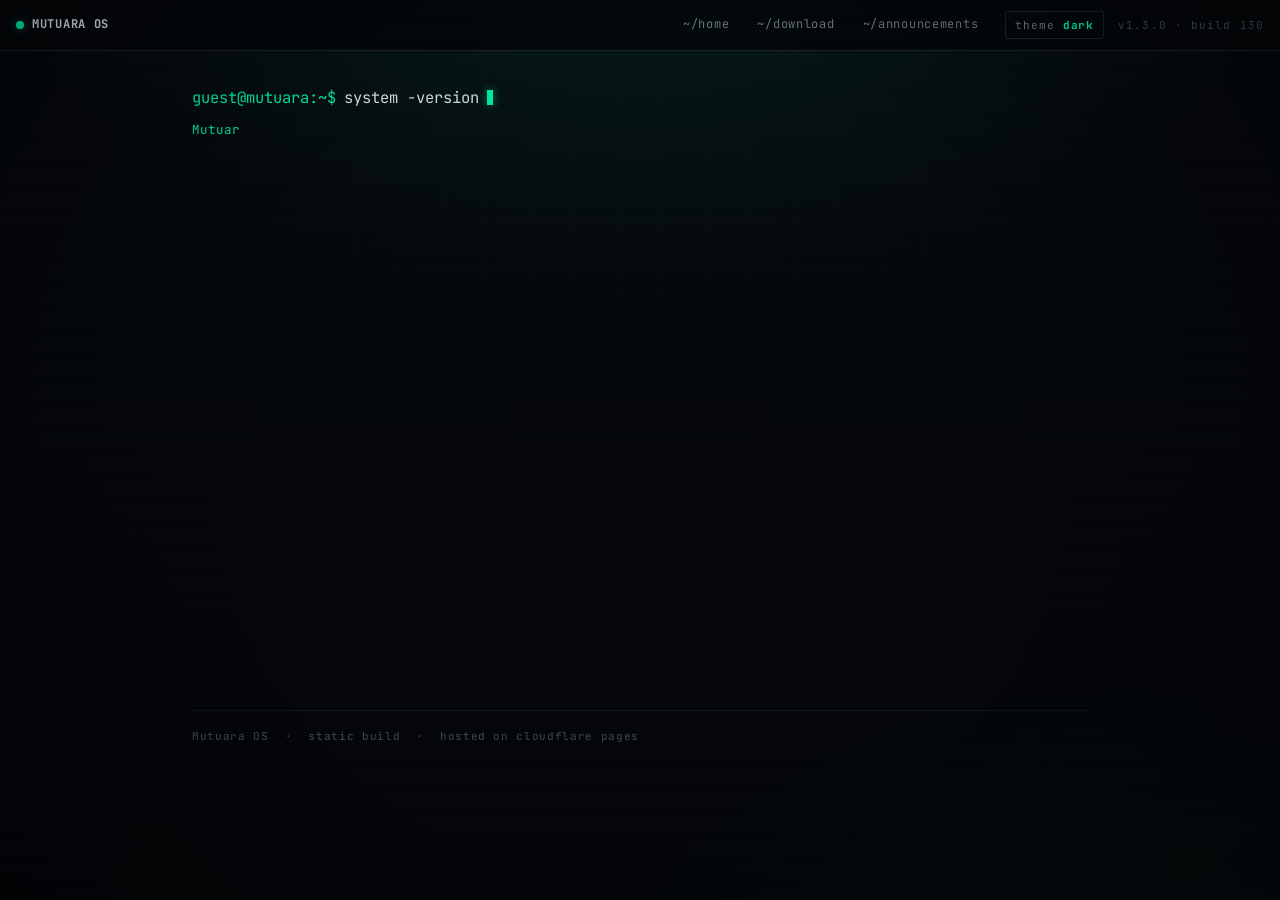
<file: index.html>
<!doctype html>
<html lang="zh-CN" class="no-js">
<head>
<meta charset="utf-8" />
<meta name="viewport" content="width=device-width, initial-scale=1" />
<title>Mutuara — 更新分发与公告</title>
<meta name="description" content="Mutuara 官方站点：下载最新版 App（Android APK / iOS App Store / TestFlight），查看版本更新与公告。" />
<meta name="theme-color" content="#04060a" />
<link rel="canonical" href="https://mutuara.noadiah.com/" />
<meta property="og:type" content="website" />
<meta property="og:title" content="Mutuara — 更新分发与公告" />
<meta property="og:description" content="下载最新版 Mutuara，查看版本更新与公告。" />
<link rel="preconnect" href="https://fonts.googleapis.com" />
<link rel="preconnect" href="https://fonts.gstatic.com" crossorigin />
<link rel="stylesheet" href="/assets/css/style.css" />
<script src="/assets/js/head.js"></script>
<script type="application/ld+json">
{"@context":"https://schema.org","@type":"SoftwareApplication","name":"Mutuara","operatingSystem":"Android, iOS","applicationCategory":"Utilities","offers":{"@type":"Offer","price":"0","priceCurrency":"CNY"}}
</script>
</head>
<body>
<div class="crt" aria-hidden="true"></div>

<header class="titlebar">
  <div class="tb-left">
    <span class="dot" aria-hidden="true"></span>
    <span class="tb-title">MUTUARA OS</span>
  </div>
  <nav class="tabs" aria-label="主导航">
    <a class="tab" href="/">~/home</a>
    <a class="tab" href="/download.html">~/download</a>
    <a class="tab" href="/announcements.html">~/announcements</a>
  </nav>
  <button class="tb-theme" id="theme-toggle" type="button" aria-pressed="false" aria-label="切换到亮色主题">theme <b id="theme-label">dark</b></button>
  <span class="tb-right" id="tb-version">v1.3.0</span>
</header>

<main class="screen">
  <section class="boot-line" aria-label="系统启动">
    <span class="prompt" aria-hidden="true">guest@mutuara:~$</span>
    <span id="boot-cmd"></span><span class="caret" id="boot-caret" aria-hidden="true"></span>
  </section>
  <div class="boot-out" id="boot-out" aria-live="polite">
    <div class="boot-line" id="boot-l1"></div>
    <div class="boot-line" id="boot-l2"></div>
  </div>

  <section class="brand reveal">
    <div class="brand-lockup">
      <pre class="brand-art" id="brand-art" aria-label="Mutuara"></pre>
      <span class="brand-ver" id="brand-ver">v1.3.0 · build 130</span>
    </div>
    <p class="brand-sub">A terminal-native update channel. <span class="hl">Android</span> 与 <span class="hl">iOS</span> 双端分发，公测 / 内测双通道。</p>
  </section>

  <section class="menu reveal" aria-label="快捷入口">
    <a class="menu-item" href="/download.html">
      <span class="mi-key">DOWNLOAD</span>
      <span class="mi-desc">软件下载 · Android / iOS</span>
    </a>
    <a class="menu-item" href="/announcements.html">
      <span class="mi-key">NEWS</span>
      <span class="mi-desc">更新公告 · changelog</span>
    </a>
  </section>

  <section class="console reveal" aria-label="命令终端">
    <div class="console-log" id="console-log" aria-live="polite"></div>
    <div class="console-input">
      <span class="prompt" aria-hidden="true">guest@mutuara:~$</span>
      <span class="console-caret caret" id="console-caret" aria-hidden="true"></span>
      <input id="console-field" type="text" autocomplete="off" autocapitalize="off" spellcheck="false" placeholder="输入 help 查看命令" aria-label="命令输入" />
    </div>
  </section>

  <footer class="foot">
    <span>Mutuara OS</span>
    <span>·</span>
    <span>static build</span>
    <span>·</span>
    <span>hosted on cloudflare pages</span>
  </footer>
</main>

<script src="/assets/js/main.js"></script>
</body>
</html>
</file>
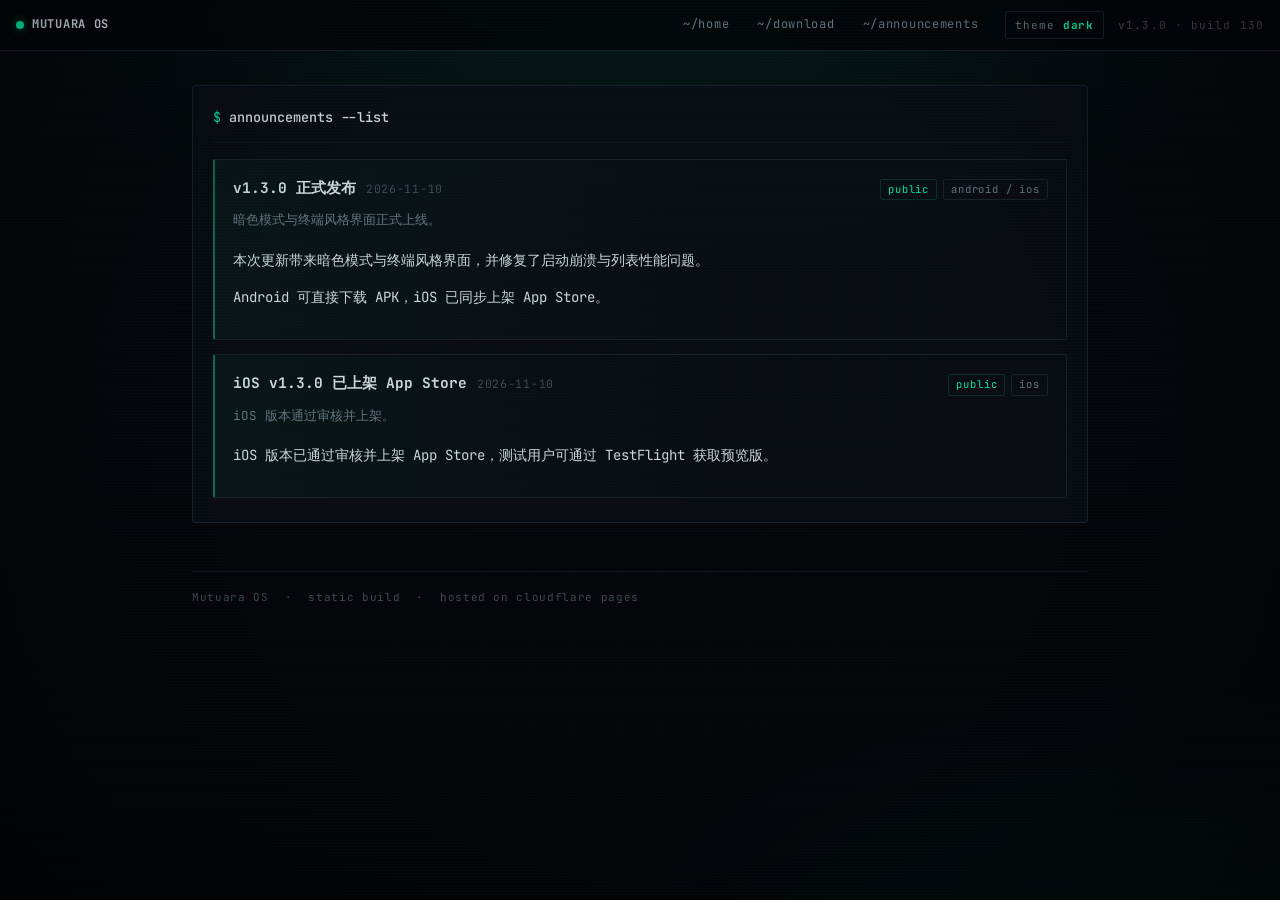
<file: announcements.html>
<!doctype html>
<html lang="zh-CN" class="no-js">
<head>
<meta charset="utf-8" />
<meta name="viewport" content="width=device-width, initial-scale=1" />
<title>更新公告 — Mutuara</title>
<meta name="description" content="Mutuara 版本更新公告与变更记录，覆盖 Android 与 iOS 各通道。" />
<meta name="theme-color" content="#04060a" />
<link rel="canonical" href="https://mutuara.noadiah.com/announcements.html" />
<meta property="og:type" content="website" />
<meta property="og:title" content="更新公告 — Mutuara" />
<meta property="og:description" content="Mutuara 版本更新公告与变更记录。" />
<link rel="preconnect" href="https://fonts.googleapis.com" />
<link rel="preconnect" href="https://fonts.gstatic.com" crossorigin />
<link rel="stylesheet" href="/assets/css/style.css" />
<script src="/assets/js/head.js"></script>
</head>
<body>
<div class="crt" aria-hidden="true"></div>

<header class="titlebar">
  <div class="tb-left">
    <span class="dot" aria-hidden="true"></span>
    <span class="tb-title">MUTUARA OS</span>
  </div>
  <nav class="tabs" aria-label="主导航">
    <a class="tab" href="/">~/home</a>
    <a class="tab" href="/download.html">~/download</a>
    <a class="tab" href="/announcements.html">~/announcements</a>
  </nav>
  <button class="tb-theme" id="theme-toggle" type="button" aria-pressed="false" aria-label="切换到亮色主题">theme <b id="theme-label">dark</b></button>
  <span class="tb-right" id="tb-version">v1.3.0</span>
</header>

<main class="screen">
  <section class="pane">
    <div class="pane-head">
      <span class="prompt" aria-hidden="true">$</span>
      <span class="cmd">announcements --list</span>
    </div>
    <div class="ann-list" id="ann-list">
      <p class="log-line dim">loading announcements ...</p>
    </div>
  </section>

  <footer class="foot">
    <span>Mutuara OS</span>
    <span>·</span>
    <span>static build</span>
    <span>·</span>
    <span>hosted on cloudflare pages</span>
  </footer>
</main>

<script src="/assets/js/main.js"></script>
</body>
</html>
</file>
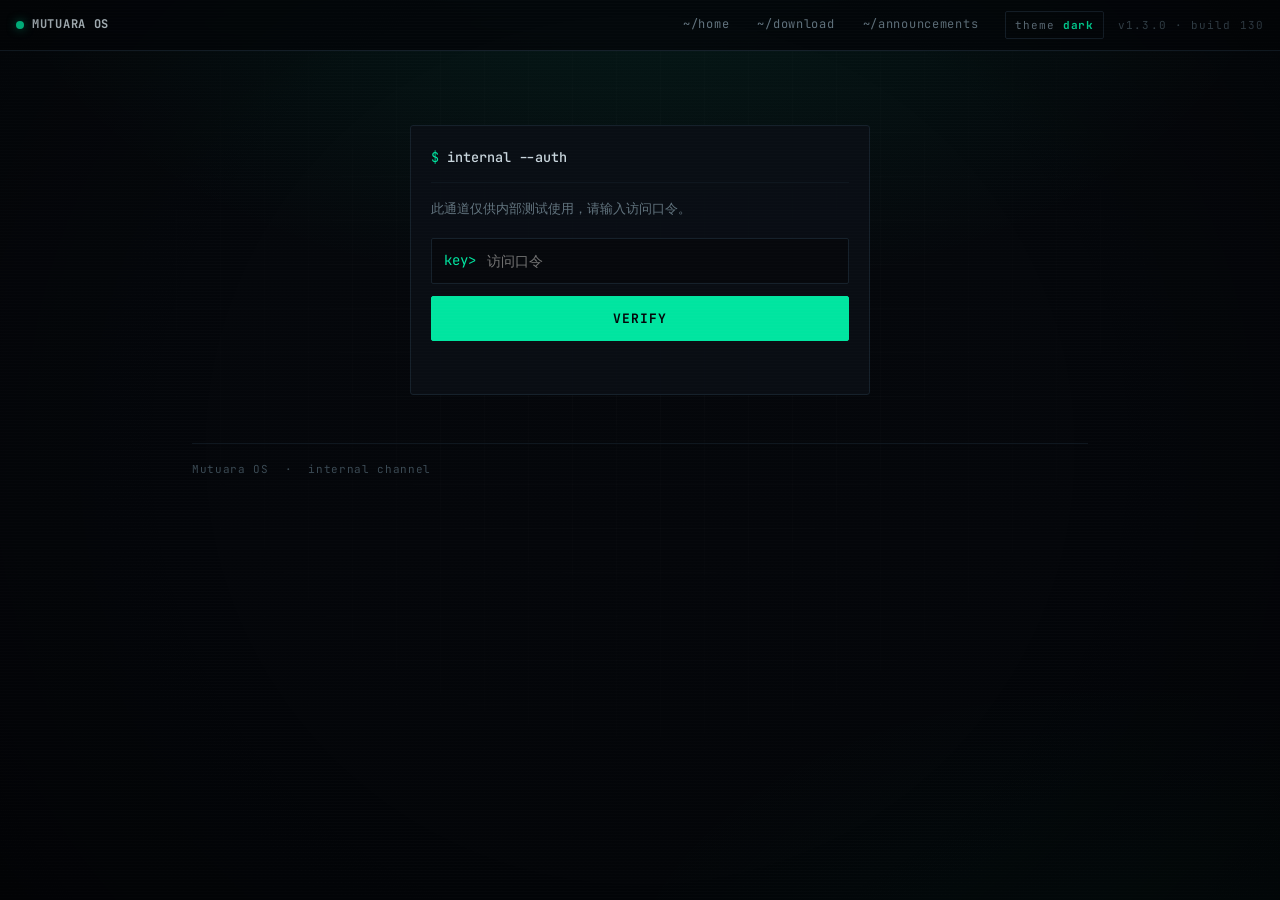
<file: beta.html>
<!doctype html>
<html lang="zh-CN" class="no-js">
<head>
<meta charset="utf-8" />
<meta name="viewport" content="width=device-width, initial-scale=1" />
<title>内测通道 — Mutuara</title>
<meta name="robots" content="noindex, nofollow" />
<meta name="theme-color" content="#04060a" />
<link rel="preconnect" href="https://fonts.googleapis.com" />
<link rel="preconnect" href="https://fonts.gstatic.com" crossorigin />
<link rel="stylesheet" href="/assets/css/style.css" />
<script src="/assets/js/head.js"></script>
</head>
<body>
<div class="crt" aria-hidden="true"></div>

<header class="titlebar">
  <div class="tb-left">
    <span class="dot" aria-hidden="true"></span>
    <span class="tb-title">MUTUARA OS</span>
  </div>
  <nav class="tabs" aria-label="主导航">
    <a class="tab" href="/">~/home</a>
    <a class="tab" href="/download.html">~/download</a>
    <a class="tab" href="/announcements.html">~/announcements</a>
  </nav>
  <button class="tb-theme" id="theme-toggle" type="button" aria-pressed="false" aria-label="切换到亮色主题">theme <b id="theme-label">dark</b></button>
  <span class="tb-right" id="tb-version">internal</span>
</header>

<main class="screen">
  <section class="gate" id="gate">
    <div class="pane">
      <div class="pane-head">
        <span class="prompt" aria-hidden="true">$</span>
        <span class="cmd">internal --auth</span>
      </div>
      <p class="pane-note">此通道仅供内部测试使用，请输入访问口令。</p>
      <form class="gate-form" id="gate-form" autocomplete="off">
        <div class="field">
          <span class="prompt" aria-hidden="true">key&gt;</span>
          <input id="gate-input" type="password" placeholder="访问口令" aria-label="访问口令" />
        </div>
        <button class="btn" type="submit">VERIFY</button>
        <p class="gate-msg" id="gate-msg" role="alert"></p>
      </form>
    </div>
  </section>

  <section id="beta-panel" hidden>
    <div class="pane">
      <div class="pane-head">
        <span class="prompt" aria-hidden="true">$</span>
        <span class="cmd">internal --channel</span>
        <span class="pane-status">access granted</span>
      </div>
      <div id="beta-detail"></div>
    </div>
  </section>

  <footer class="foot">
    <span>Mutuara OS</span>
    <span>·</span>
    <span>internal channel</span>
  </footer>
</main>

<script src="/assets/js/main.js"></script>
</body>
</html>
</file>
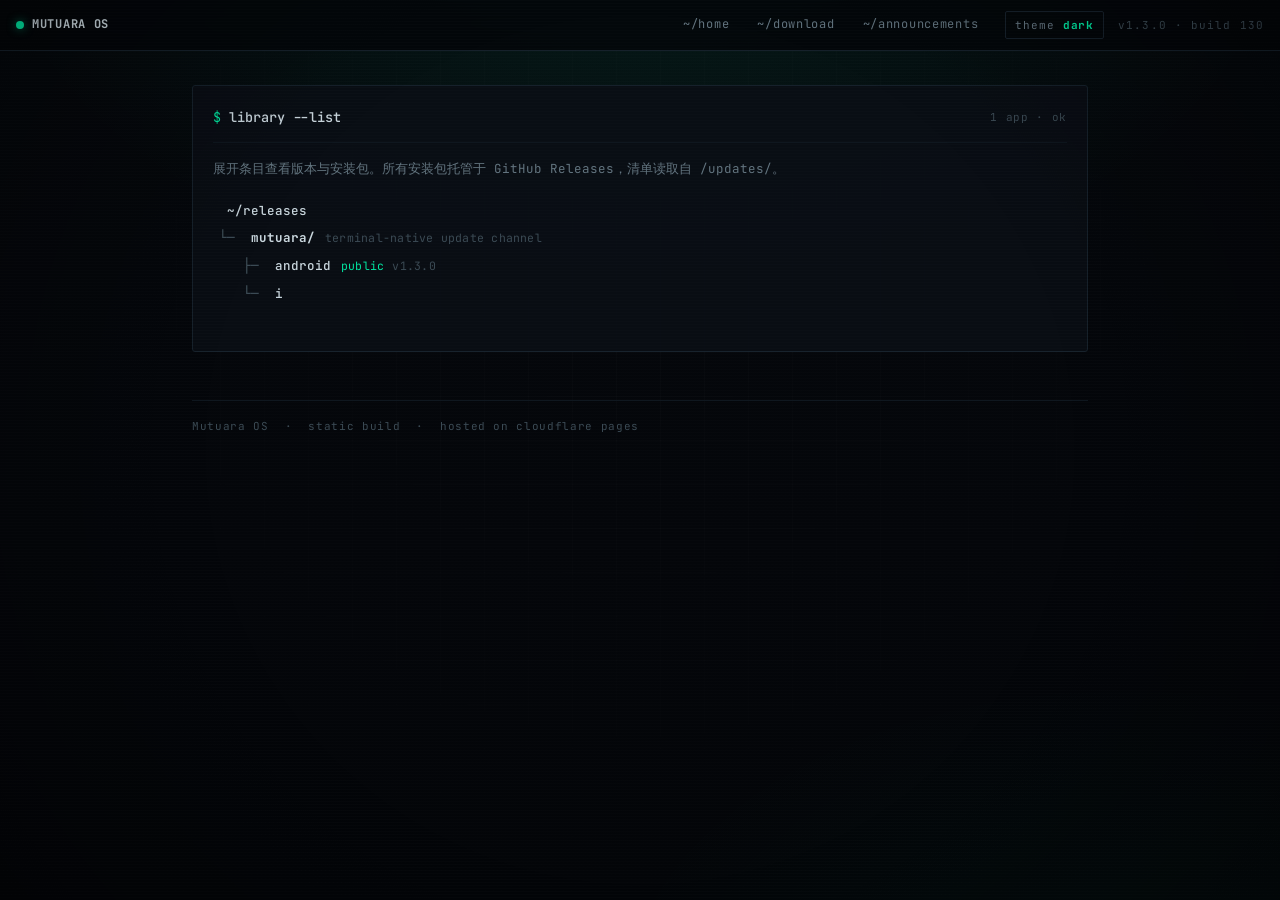
<file: download.html>
<!doctype html>
<html lang="zh-CN" class="no-js">
<head>
<meta charset="utf-8" />
<meta name="viewport" content="width=device-width, initial-scale=1" />
<title>下载 Mutuara — Android APK / iOS</title>
<meta name="description" content="下载最新版 Mutuara：Android 直接获取 APK，iOS 跳转 App Store 或 TestFlight。" />
<meta name="theme-color" content="#04060a" />
<link rel="canonical" href="https://mutuara.noadiah.com/download.html" />
<meta property="og:type" content="website" />
<meta property="og:title" content="下载 Mutuara" />
<meta property="og:description" content="Android APK 与 iOS App Store / TestFlight 下载入口。" />
<link rel="preconnect" href="https://fonts.googleapis.com" />
<link rel="preconnect" href="https://fonts.gstatic.com" crossorigin />
<link rel="stylesheet" href="/assets/css/style.css" />
<script src="/assets/js/head.js"></script>
</head>
<body>
<div class="crt" aria-hidden="true"></div>

<header class="titlebar">
  <div class="tb-left">
    <span class="dot" aria-hidden="true"></span>
    <span class="tb-title">MUTUARA OS</span>
  </div>
  <nav class="tabs" aria-label="主导航">
    <a class="tab" href="/">~/home</a>
    <a class="tab" href="/download.html">~/download</a>
    <a class="tab" href="/announcements.html">~/announcements</a>
  </nav>
  <button class="tb-theme" id="theme-toggle" type="button" aria-pressed="false" aria-label="切换到亮色主题">theme <b id="theme-label">dark</b></button>
  <span class="tb-right" id="tb-version">v1.3.0</span>
</header>

<main class="screen">
  <section class="pane" id="dl-pane">
    <div class="pane-head">
      <span class="prompt" aria-hidden="true">$</span>
      <span class="cmd">library --list</span>
      <span class="pane-status" id="lib-status">loading…</span>
    </div>

    <p class="pane-note">展开条目查看版本与安装包。所有安装包托管于 GitHub Releases，清单读取自 /updates/。</p>

    <div class="tree" id="tree" role="tree" aria-label="软件库"></div>

    <div class="dl-detail" id="dl-detail" hidden></div>
  </section>

  <footer class="foot">
    <span>Mutuara OS</span>
    <span>·</span>
    <span>static build</span>
    <span>·</span>
    <span>hosted on cloudflare pages</span>
  </footer>
</main>

<script src="/assets/js/main.js"></script>
</body>
</html>
</file>
<file: assets/css/style.css>
@import url("https://fonts.googleapis.com/css2?family=JetBrains+Mono:wght@400;500;700&display=swap");

@view-transition {
  navigation: auto;
}

:root {
  color-scheme: dark;

  --bg: #04060a;
  --panel: #0a0f15;
  --line: #16212b;
  --line-soft: #0f171f;
  --text: #c9d6dd;
  --text-dim: #62747f;
  --text-faint: #3b4a54;

  --accent-rgb: 0, 229, 160;
  --accent: rgb(var(--accent-rgb));
  --accent-dim: #0d6b52;
  --accent-soft: rgba(var(--accent-rgb), 0.09);
  --accent-softer: rgba(var(--accent-rgb), 0.035);
  --accent-line: rgba(var(--accent-rgb), 0.16);
  --glow: rgba(var(--accent-rgb), 0.5);

  --err: #ff5c7a;
  --warn: #ffb454;
  --info: #6cc7ff;
  --muted: #8aa0ad;

  --grid-line: rgba(255, 255, 255, 0.018);
  --scanline: rgba(255, 255, 255, 0.022);
  --scan-shade: rgba(0, 0, 0, 0.5);
  --shade: rgba(0, 0, 0, 0.35);
  --hl-soft: rgba(255, 255, 255, 0.012);

  --bg-top: #05080c;
  --bg-mid: #04060a;
  --bg-bot: #030508;

  --art-1: #b6ffe4;
  --art-2: rgb(var(--accent-rgb));
  --art-3: #12c78c;
  --art-glow: rgba(var(--accent-rgb), 0.3);

  --font: "JetBrains Mono", ui-monospace, SFMono-Regular, Menlo, Consolas, "Courier New", monospace;
}

html[data-theme="light"] {
  color-scheme: light;

  --bg: #f2f6f4;
  --panel: #ffffff;
  --line: #cddad4;
  --line-soft: #e2ece7;
  --text: #10201a;
  --text-dim: #4f655c;
  --text-faint: #8ba39a;

  --accent-rgb: 0, 143, 104;
  --accent: rgb(var(--accent-rgb));
  --accent-dim: #9ad9c3;
  --accent-soft: rgba(var(--accent-rgb), 0.08);
  --accent-softer: rgba(var(--accent-rgb), 0.04);
  --accent-line: rgba(var(--accent-rgb), 0.18);
  --glow: rgba(var(--accent-rgb), 0.18);

  --err: #c82345;
  --warn: #9c6200;
  --info: #0b6ea8;
  --muted: #5f7a86;

  --grid-line: rgba(16, 32, 26, 0.05);
  --scanline: rgba(16, 32, 26, 0.025);
  --scan-shade: rgba(255, 255, 255, 0.4);
  --shade: rgba(255, 255, 255, 0.65);
  --hl-soft: rgba(16, 32, 26, 0.028);

  --bg-top: #f8fbf9;
  --bg-mid: #f2f6f4;
  --bg-bot: #e8f0ec;

  --art-1: #0d6b52;
  --art-2: rgb(var(--accent-rgb));
  --art-3: #084a38;
  --art-glow: rgba(var(--accent-rgb), 0.2);
}

* {
  box-sizing: border-box;
}

[hidden] {
  display: none !important;
}

html,
body {
  margin: 0;
  padding: 0;
  min-height: 100%;
}

body {
  background: var(--bg);
  color: var(--text);
  font-family: var(--font);
  font-size: 14px;
  line-height: 1.65;
  -webkit-font-smoothing: antialiased;
  overflow-x: hidden;
  transition: background-color 0.25s ease, color 0.25s ease;
}

body::before {
  content: "";
  position: fixed;
  inset: 0;
  z-index: -2;
  background:
    radial-gradient(900px 520px at 50% -8%, var(--accent-soft), transparent 72%),
    radial-gradient(760px 480px at 88% 112%, var(--accent-softer), transparent 70%),
    linear-gradient(180deg, var(--bg-top) 0%, var(--bg-mid) 60%, var(--bg-bot) 100%);
}

body::after {
  content: "";
  position: fixed;
  inset: 0;
  z-index: -1;
  pointer-events: none;
  background-image:
    linear-gradient(var(--grid-line) 1px, transparent 1px),
    linear-gradient(90deg, var(--grid-line) 1px, transparent 1px);
  background-size: 44px 44px;
  -webkit-mask-image: radial-gradient(circle at 50% 30%, rgba(0, 0, 0, 0.9), transparent 78%);
  mask-image: radial-gradient(circle at 50% 30%, rgba(0, 0, 0, 0.9), transparent 78%);
}

.crt {
  position: fixed;
  inset: 0;
  z-index: 9000;
  pointer-events: none;
  background: repeating-linear-gradient(
    to bottom,
    var(--scanline) 0 1px,
    rgba(0, 0, 0, 0) 1px 3px
  );
  opacity: 0.55;
}

.crt::after {
  content: "";
  position: absolute;
  inset: 0;
  background: radial-gradient(circle at 50% 50%, transparent 55%, var(--scan-shade) 100%);
}

/* ---------- 顶栏 / 标签导航 ---------- */

.titlebar {
  position: sticky;
  top: 0;
  z-index: 60;
  display: flex;
  align-items: center;
  gap: 14px;
  padding: 9px 16px;
  background: color-mix(in srgb, var(--bg) 86%, transparent);
  -webkit-backdrop-filter: blur(10px);
  backdrop-filter: blur(10px);
  border-bottom: 1px solid var(--line);
  font-size: 12px;
  letter-spacing: 0.06em;
  view-transition-name: titlebar;
}

.tb-left {
  display: flex;
  align-items: center;
  gap: 8px;
  flex-shrink: 0;
}

.dot {
  width: 8px;
  height: 8px;
  border-radius: 50%;
  background: var(--accent);
  box-shadow: 0 0 10px var(--glow);
  animation: pulse 2.6s ease-in-out infinite;
}

.tb-title {
  color: var(--text);
  font-weight: 700;
  white-space: nowrap;
}

.tabs {
  display: flex;
  gap: 2px;
  margin-left: auto;
  overflow-x: auto;
  scrollbar-width: none;
}

.tabs::-webkit-scrollbar {
  display: none;
}

.tab {
  padding: 5px 12px;
  color: var(--text-dim);
  text-decoration: none;
  border: 1px solid transparent;
  border-radius: 2px;
  white-space: nowrap;
  transition: color 0.16s, background 0.16s, border-color 0.16s;
}

.tab:hover {
  color: var(--text);
  background: var(--accent-soft);
  border-color: var(--line);
}

.tab.is-active {
  color: var(--accent);
  background: var(--accent-soft);
  border-color: var(--accent-line);
}

.tb-right {
  flex-shrink: 0;
  color: var(--text-faint);
  font-size: 11px;
  letter-spacing: 0.1em;
}

.tb-theme {
  flex-shrink: 0;
  appearance: none;
  cursor: pointer;
  padding: 4px 9px;
  font: inherit;
  font-size: 11px;
  letter-spacing: 0.08em;
  color: var(--text-dim);
  background: transparent;
  border: 1px solid var(--line);
  border-radius: 2px;
  transition: color 0.16s, border-color 0.16s, background 0.16s;
}

.tb-theme:hover,
.tb-theme:focus-visible {
  color: var(--accent);
  border-color: var(--accent-line);
  background: var(--accent-soft);
  outline: none;
}

.tb-theme b {
  color: var(--accent);
  font-weight: 700;
}

/* ---------- 屏幕 / 基础元素 ---------- */

.screen {
  max-width: 940px;
  margin: 0 auto;
  padding: 34px 22px 90px;
  animation: pageIn 0.42s cubic-bezier(0.22, 0.8, 0.3, 1) both;
}

.prompt {
  color: var(--accent);
  -webkit-user-select: none;
  user-select: none;
}

.caret {
  display: inline-block;
  width: 0.62ch;
  height: 1em;
  vertical-align: -0.14em;
  background: var(--accent);
  box-shadow: 0 0 8px var(--glow);
  animation: blink 1.05s steps(1) infinite;
}

.reveal {
  transition: opacity 0.5s ease, transform 0.5s cubic-bezier(0.22, 0.8, 0.3, 1);
}

html.js .reveal {
  opacity: 0;
  transform: translateY(7px);
}

html.js .reveal.show {
  opacity: 1;
  transform: none;
}

/* ---------- 启动区 ---------- */

.boot-line {
  display: flex;
  align-items: center;
  gap: 8px;
  font-size: clamp(13px, 3.2vw, 15.5px);
  min-height: 1.65em;
}

.boot-out {
  display: flex;
  flex-direction: column;
  gap: 2px;
  margin-top: 10px;
  font-size: 12.5px;
  color: var(--text-faint);
}

.boot-out .boot-line {
  display: block;
  min-height: 0;
  font-size: inherit;
  color: var(--text-dim);
}

.boot-out .boot-line.ok {
  color: var(--accent);
}

/* ---------- 品牌字符艺术 ---------- */

.brand {
  margin-top: 26px;
}

.brand-lockup {
  display: flex;
  flex-direction: column;
  align-items: flex-start;
  gap: 10px;
  max-width: 100%;
}

.brand-art {
  display: inline-block;
  margin: 0;
  white-space: pre;
  font-size: clamp(5.5px, 1.55vw, 16px);
  line-height: 1;
  letter-spacing: 0;
  background: linear-gradient(180deg, var(--art-1) 0%, var(--art-2) 46%, var(--art-3) 100%);
  -webkit-background-clip: text;
  background-clip: text;
  color: transparent;
  filter: drop-shadow(0 0 6px var(--art-glow)) drop-shadow(0 0 16px var(--art-glow));
  -webkit-user-select: none;
  user-select: none;
}

.brand-art.is-pending {
  min-height: 12em;
}

.brand-ver {
  align-self: flex-end;
  font-size: 11px;
  letter-spacing: 0.14em;
  color: var(--text-faint);
  white-space: nowrap;
}

.brand-sub {
  margin: 18px 0 0;
  font-size: 13px;
  color: var(--text-dim);
  max-width: 52ch;
}

.brand-sub .hl {
  color: var(--accent);
}

/* ---------- 菜单项 ---------- */

.menu {
  display: grid;
  gap: 10px;
  max-width: 560px;
  margin-top: 30px;
}

.menu-item {
  display: flex;
  align-items: center;
  gap: 16px;
  padding: 13px 16px;
  text-decoration: none;
  color: var(--text);
  border: 1px solid var(--line);
  border-left: 2px solid var(--accent-dim);
  background: linear-gradient(90deg, var(--accent-soft), var(--accent-softer) 55%, transparent);
  transition: transform 0.18s ease, border-color 0.18s ease, box-shadow 0.18s ease, background 0.18s ease;
}

.menu-item:hover,
.menu-item:focus-visible {
  transform: translateX(5px);
  border-color: var(--accent-dim);
  border-left-color: var(--accent);
  background: linear-gradient(90deg, var(--accent-soft), var(--accent-softer) 60%, transparent);
  box-shadow: 0 0 0 1px var(--accent-line), 0 14px 30px -18px var(--glow);
  outline: none;
}

.mi-key {
  font-size: clamp(15px, 3.8vw, 19px);
  font-weight: 700;
  letter-spacing: 0.1em;
  color: var(--accent);
  white-space: nowrap;
}

.mi-key::before {
  content: "[ ";
  color: var(--text-faint);
}

.mi-key::after {
  content: " ]";
  color: var(--text-faint);
}

.mi-desc {
  font-size: 12px;
  color: var(--text-dim);
  letter-spacing: 0.02em;
}

/* ---------- 控制台 ---------- */

.console {
  margin-top: 38px;
  padding-top: 16px;
  border-top: 1px solid var(--line-soft);
}

.console-log {
  display: flex;
  flex-direction: column;
  gap: 3px;
  max-height: 36vh;
  margin-bottom: 10px;
  overflow-y: auto;
  font-size: 12.5px;
  color: var(--text-dim);
  scrollbar-width: thin;
}

.console-input {
  display: flex;
  align-items: center;
  gap: 9px;
  padding: 8px 0;
  border-bottom: 1px solid transparent;
  transition: border-color 0.2s;
}

.console-input:focus-within {
  border-bottom-color: var(--accent-dim);
}

.console-input input {
  flex: 1;
  min-width: 0;
  padding: 0;
  background: transparent;
  border: 0;
  outline: 0;
  color: var(--text);
  font: inherit;
  font-size: 13.5px;
  caret-color: var(--accent);
}

.console-input input::placeholder {
  color: var(--text-faint);
}

.console-caret {
  flex-shrink: 0;
}

.log-line {
  white-space: pre-wrap;
  word-break: break-word;
}

.log-line.dim {
  color: var(--text-faint);
}

.log-line.ok {
  color: var(--accent);
}

.log-line.warn {
  color: var(--warn);
}

.log-line.err {
  color: var(--err);
}

.log-line b {
  color: var(--text);
  font-weight: 700;
}

/* ---------- 内容面板 ---------- */

.pane {
  padding: 20px 20px 24px;
  border: 1px solid var(--line);
  border-radius: 3px;
  background: color-mix(in srgb, var(--panel) 92%, transparent);
}

.pane-head {
  display: flex;
  align-items: center;
  gap: 8px;
  margin-bottom: 16px;
  padding-bottom: 14px;
  border-bottom: 1px solid var(--line-soft);
  font-size: 13.5px;
}

.pane-head .cmd {
  color: var(--text);
  font-weight: 500;
}

.pane-note {
  margin: 0 0 18px;
  font-size: 12.5px;
  color: var(--text-dim);
}

.pane-status {
  margin-left: auto;
  font-size: 11px;
  color: var(--text-faint);
  letter-spacing: 0.06em;
}

/* ---------- 树形软件库 ---------- */

.tree {
  display: flex;
  flex-direction: column;
  gap: 1px;
  margin-bottom: 20px;
  font-size: 12.5px;
  overflow-x: auto;
}

.tree-line {
  display: flex;
  align-items: baseline;
  gap: 8px;
  padding: 3px 6px;
  white-space: pre;
  min-height: 1.75em;
}

.tree-branch {
  color: var(--text-faint);
  flex-shrink: 0;
}

.tree-node {
  appearance: none;
  cursor: pointer;
  display: inline-flex;
  align-items: baseline;
  gap: 10px;
  margin: 0;
  padding: 0;
  font: inherit;
  color: inherit;
  background: transparent;
  border: 0;
  text-align: left;
  border-radius: 2px;
  transition: color 0.16s, background 0.16s;
}

.tree-node:hover,
.tree-node:focus-visible {
  background: var(--accent-soft);
  outline: none;
}

.tree-node.is-open .tree-name {
  color: var(--accent);
}

.tree-node.is-open .tree-name::after {
  content: " *";
  color: var(--accent);
}

.tree-name {
  color: var(--text);
  font-weight: 500;
}

.tree-name.is-dir {
  color: var(--text);
  font-weight: 700;
}

.tree-meta {
  display: inline-flex;
  align-items: baseline;
  gap: 8px;
  color: var(--text-faint);
  font-size: 11.5px;
  letter-spacing: 0.02em;
}

.tree-meta .ch-public {
  color: var(--accent);
}

.tree-meta .ch-locked {
  color: var(--warn);
}

/* ---------- 下载详情 ---------- */

.dl-detail {
  border-top: 1px solid var(--line-soft);
  padding-top: 18px;
}

.meta-grid {
  display: grid;
  grid-template-columns: repeat(auto-fit, minmax(140px, 1fr));
  gap: 10px 18px;
  margin-bottom: 18px;
  font-size: 12.5px;
}

.meta-cell {
  display: flex;
  flex-direction: column;
  gap: 2px;
}

.meta-key {
  font-size: 10.5px;
  letter-spacing: 0.1em;
  color: var(--text-faint);
  text-transform: uppercase;
}

.meta-val {
  color: var(--text);
}

.pkg-list {
  display: grid;
  gap: 8px;
  margin-bottom: 18px;
}

.pkg {
  display: flex;
  flex-wrap: wrap;
  align-items: center;
  gap: 10px;
  padding: 10px 12px;
  border: 1px solid var(--line-soft);
  background: var(--hl-soft);
  font-size: 12px;
  color: var(--text-dim);
}

.pkg .arch {
  color: var(--accent);
  font-weight: 700;
}

.pkg .sep {
  color: var(--text-faint);
}

.pkg .sum {
  margin-left: auto;
  color: var(--text-faint);
  font-size: 11px;
}

.btn {
  display: inline-flex;
  align-items: center;
  justify-content: center;
  gap: 8px;
  padding: 11px 20px;
  color: var(--bg);
  font: inherit;
  font-size: 13px;
  font-weight: 700;
  letter-spacing: 0.08em;
  text-decoration: none;
  background: var(--accent);
  border: 1px solid var(--accent);
  border-radius: 2px;
  cursor: pointer;
  transition: transform 0.16s, box-shadow 0.16s, background 0.16s;
}

.btn:hover {
  transform: translateY(-1px);
  box-shadow: 0 12px 26px -14px var(--glow);
}

.btn.ghost {
  color: var(--accent);
  background: transparent;
  border-color: var(--accent-dim);
}

.btn.ghost:hover {
  background: var(--accent-soft);
  box-shadow: 0 12px 26px -18px var(--glow);
}

.btn-row {
  display: flex;
  flex-wrap: wrap;
  gap: 10px;
}

/* ---------- 变更记录 ---------- */

.changelog {
  margin: 0 0 18px;
  padding: 0;
  list-style: none;
  display: grid;
  gap: 7px;
  font-size: 12.5px;
}

.changelog li {
  display: flex;
  align-items: baseline;
  gap: 9px;
}

.tag {
  flex-shrink: 0;
  padding: 1px 7px;
  font-size: 10.5px;
  letter-spacing: 0.08em;
  border: 1px solid currentColor;
  border-radius: 2px;
  opacity: 0.9;
}

.tag.feature {
  color: var(--accent);
}

.tag.fix {
  color: var(--warn);
}

.tag.improve {
  color: var(--info);
}

.tag.other {
  color: var(--muted);
}

.tag-label {
  font-size: 11px;
  letter-spacing: 0.1em;
  color: var(--text-faint);
  margin: 0 0 10px;
}

/* ---------- 公告 ---------- */

.ann-list {
  display: grid;
  gap: 14px;
}

.ann {
  padding: 16px 18px;
  border: 1px solid var(--line);
  border-left: 2px solid var(--accent-dim);
  border-radius: 2px;
  background: linear-gradient(90deg, var(--accent-softer), transparent 60%);
}

.ann-head {
  display: flex;
  flex-wrap: wrap;
  align-items: baseline;
  gap: 10px;
  margin-bottom: 10px;
}

.ann-title {
  margin: 0;
  font-size: 14.5px;
  font-weight: 700;
  color: var(--text);
}

.ann-date {
  font-size: 11.5px;
  color: var(--text-faint);
  letter-spacing: 0.06em;
}

.ann-meta {
  display: flex;
  gap: 6px;
  margin-left: auto;
}

.badge {
  padding: 1px 7px;
  font-size: 10.5px;
  letter-spacing: 0.08em;
  color: var(--text-dim);
  border: 1px solid var(--line);
  border-radius: 2px;
}

.badge.public {
  color: var(--accent);
  border-color: var(--accent-line);
}

.badge.internal {
  color: var(--warn);
  border-color: currentColor;
  opacity: 0.8;
}

/* ---------- 内测口令 ---------- */

.gate {
  max-width: 460px;
  margin: 40px auto 0;
  text-align: left;
}

.gate-form {
  display: flex;
  flex-direction: column;
  gap: 12px;
}

.field {
  display: flex;
  align-items: center;
  gap: 9px;
  padding: 10px 12px;
  border: 1px solid var(--line);
  border-radius: 2px;
  background: var(--shade);
  transition: border-color 0.18s;
}

.field:focus-within {
  border-color: var(--accent-dim);
}

.field input {
  flex: 1;
  min-width: 0;
  background: transparent;
  border: 0;
  outline: 0;
  color: var(--text);
  font: inherit;
  font-size: 13.5px;
  caret-color: var(--accent);
}

.gate-msg {
  min-height: 1.4em;
  margin: 0;
  font-size: 12px;
  color: var(--err);
}

/* ---------- 页脚 ---------- */

.foot {
  margin-top: 48px;
  padding-top: 16px;
  border-top: 1px solid var(--line-soft);
  font-size: 11px;
  color: var(--text-faint);
  letter-spacing: 0.06em;
  display: flex;
  flex-wrap: wrap;
  gap: 6px 16px;
}

/* ---------- 动画 ---------- */

@keyframes blink {
  0%,
  50% {
    opacity: 1;
  }
  50.01%,
  100% {
    opacity: 0;
  }
}

@keyframes pulse {
  0%,
  100% {
    opacity: 1;
    transform: scale(1);
  }
  50% {
    opacity: 0.45;
    transform: scale(0.85);
  }
}

@keyframes pageIn {
  from {
    opacity: 0;
    transform: translateY(10px);
  }
  to {
    opacity: 1;
    transform: none;
  }
}

/* ---------- 响应式 ---------- */

@media (max-width: 640px) {
  body {
    font-size: 13px;
  }

  .screen {
    padding: 24px 16px 72px;
  }

  .titlebar {
    padding: 8px 12px;
    gap: 8px;
  }

  .tb-title {
    display: none;
  }

  .tabs {
    min-width: 0;
    flex-shrink: 1;
  }

  .tb-right {
    display: none;
  }

  .tab {
    padding: 5px 9px;
  }

  .menu-item {
    gap: 10px;
    padding: 12px 13px;
  }

  .mi-key {
    letter-spacing: 0.06em;
  }

  .mi-key::before,
  .mi-key::after {
    content: "";
  }

  .pane {
    padding: 16px 14px 20px;
  }

  .meta-grid {
    grid-template-columns: 1fr 1fr;
  }

  .pkg .sum {
    margin-left: 0;
    width: 100%;
  }

  .btn {
    width: 100%;
  }

  .tree {
    font-size: 11.5px;
  }
}

@media (prefers-reduced-motion: reduce) {
  *,
  .reveal {
    animation-duration: 0.001ms !important;
    animation-iteration-count: 1 !important;
    transition-duration: 0.001ms !important;
  }

  html.js .reveal {
    opacity: 1;
    transform: none;
  }

  .caret {
    animation: none !important;
    opacity: 1 !important;
  }
}
</file>
